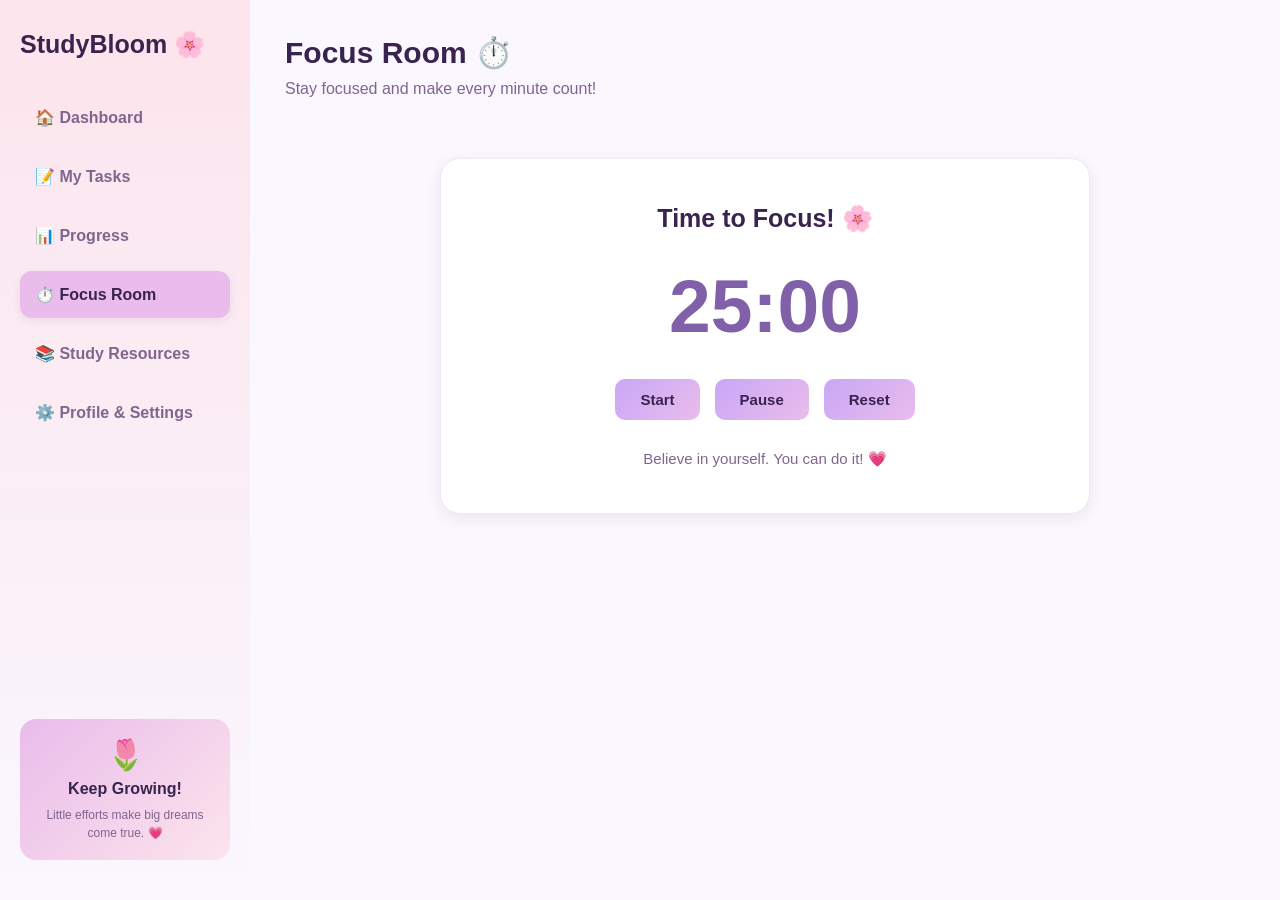
<file: focus.html>
<!DOCTYPE html>
<html lang="en">
<head>
    <meta charset="UTF-8">
    <meta name="viewport" content="width=device-width, initial-scale=1.0">
    <title>Focus Room - StudyBloom</title>
    <link rel="stylesheet" href="style.css">
</head>
<body>

    <div class="layout">

        <aside class="sidebar">
            <h2>StudyBloom 🌸</h2>

            <nav>
                <a href="index.html">🏠 Dashboard</a>
                <a href="tasks.html">📝 My Tasks</a>
                <a href="progress.html">📊 Progress</a>
                <a href="focus.html" class="active">⏱️ Focus Room</a>
                <a href="resources.html">📚 Study Resources</a>
                <a href="profile.html">⚙️ Profile & Settings</a>
            </nav>

            <div class="sidebar-footer">
                <div class="footer-flower">🌷</div>
                <h3>Keep Growing!</h3>
                <p>Little efforts make big dreams come true. 💗</p>
            </div>
        </aside>

        <main class="main-content">

            <div class="focus-header">
                <h1>Focus Room ⏱️</h1>
                <p>Stay focused and make every minute count!</p>
            </div>

            <div class="simple-focus-card">

                <h2>Time to Focus! 🌸</h2>

                <div id="focus-timer">25:00</div>

                <div class="focus-buttons">
                    <button id="focus-start">Start</button>
                    <button id="focus-pause">Pause</button>
                    <button id="focus-reset">Reset</button>
                </div>

                <p id="focus-message">
                    Believe in yourself. You can do it! 💗
                </p>

            </div>

        </main>
    </div>

    <script src="script.js"></script>

</body>
</html>
</file>
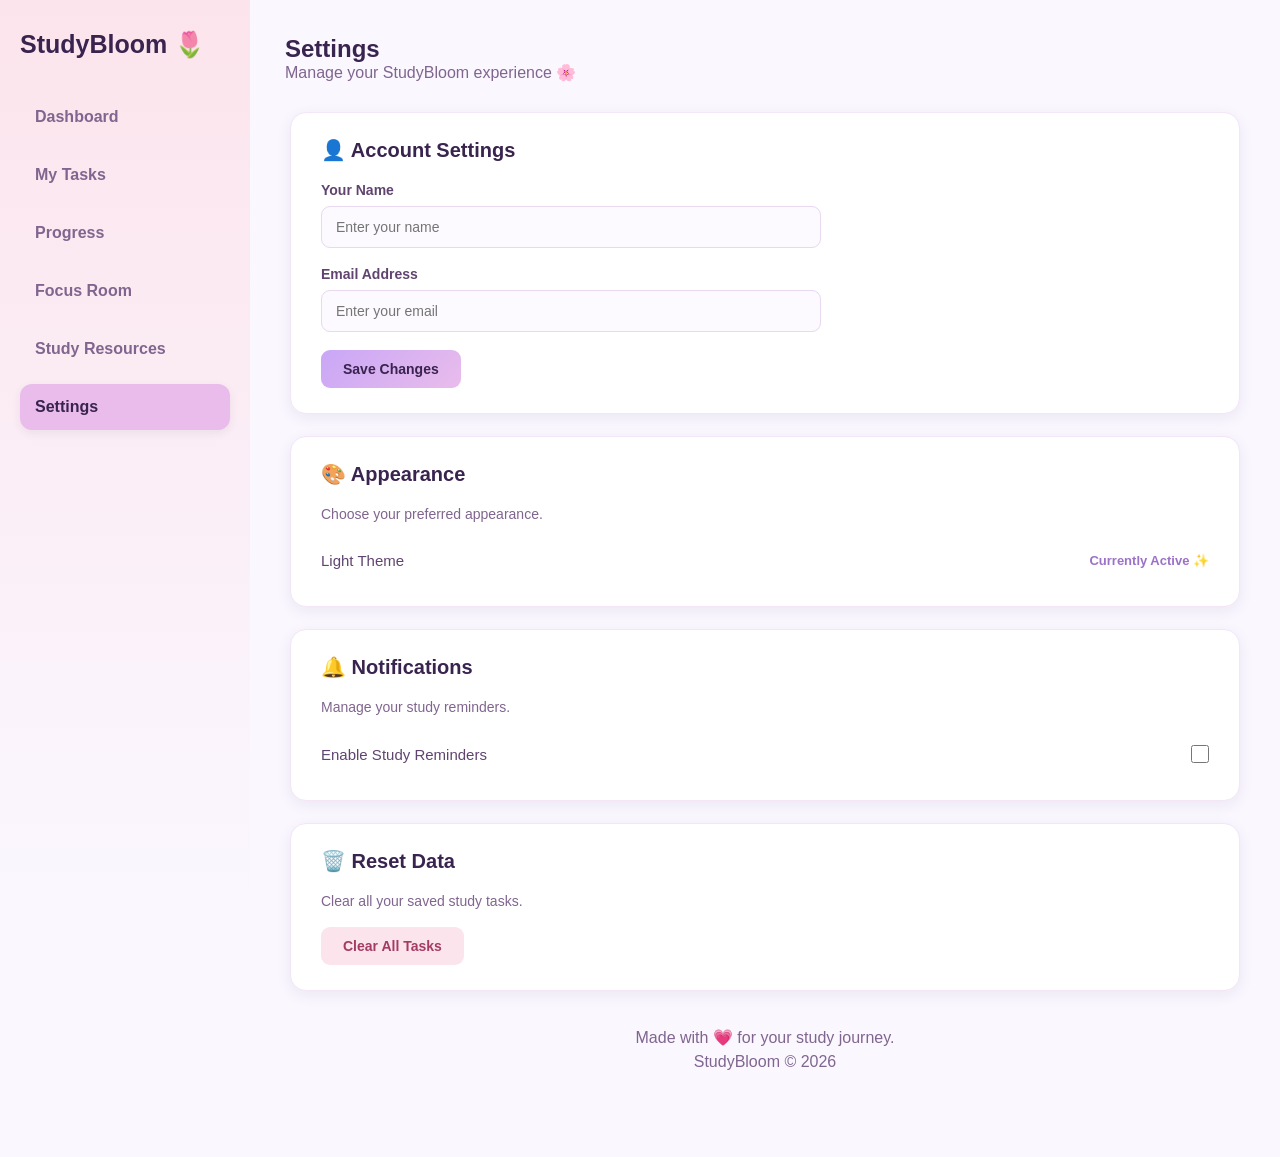
<file: profile.html>
<!DOCTYPE html>
<html lang="en">
<head>
    <meta charset="UTF-8">
    <meta name="viewport" content="width=device-width, initial-scale=1.0">
    <title>Settings | StudyBloom</title>
    <link rel="stylesheet" href="style.css">
</head>

<body>

<div class="layout">

    <aside class="sidebar">

        <h2>StudyBloom 🌷</h2>

        <nav>
            <a href="index.html">Dashboard</a>
            <a href="tasks.html">My Tasks</a>
            <a href="progress.html">Progress</a>
            <a href="focus.html">Focus Room</a>
            <a href="resources.html">Study Resources</a>
            <a href="profile.html" class="active">Settings</a>
        </nav>

    </aside>

    <main class="main-content">

        <div class="topbar">
            <div>
                <h2>Settings</h2>
                <p>Manage your StudyBloom experience 🌸</p>
            </div>
        </div>

        <section class="settings-container">

            <div class="settings-card">

                <h3>👤 Account Settings</h3>

                <div class="setting-field">
                    <label for="user-name">Your Name</label>
                    <input type="text" id="user-name" placeholder="Enter your name">
                </div>

                <div class="setting-field">
                    <label for="user-email">Email Address</label>
                    <input type="email" id="user-email" placeholder="Enter your email">
                </div>

                <button id="save-profile-btn">Save Changes</button>

            </div>


            <div class="settings-card">

                <h3>🎨 Appearance</h3>

                <p>Choose your preferred appearance.</p>

                <div class="setting-option">
                    <span>Light Theme</span>
                    <span class="theme-status">Currently Active ✨</span>
                </div>

            </div>


            <div class="settings-card">

                <h3>🔔 Notifications</h3>

                <p>Manage your study reminders.</p>

                <div class="setting-option">
                    <label for="notification-toggle">
                        Enable Study Reminders
                    </label>

                    <input type="checkbox" id="notification-toggle">
                </div>

            </div>


            <div class="settings-card">

                <h3>🗑️ Reset Data</h3>

                <p>Clear all your saved study tasks.</p>

                <button id="reset-data-btn" class="reset-btn">
                    Clear All Tasks
                </button>

            </div>

            <div class="settings-footer">
                <p>Made with 💗 for your study journey.</p>
                <p>StudyBloom © 2026</p>
            </div>

        </section>

    </main>

</div>

<script src="script.js"></script>

</body>
</html>
</file>
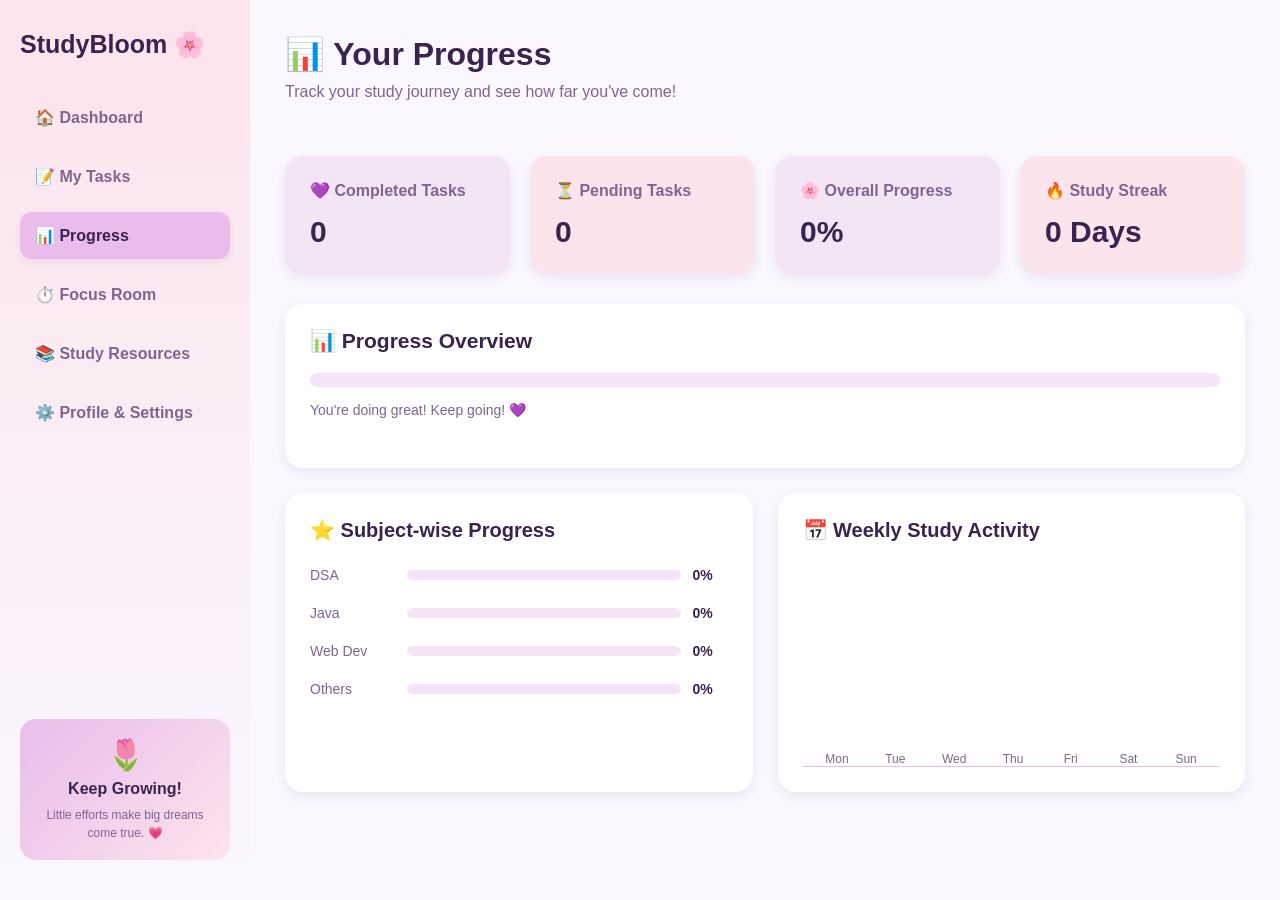
<file: progress.html>
<!DOCTYPE html>
<html lang="en">

<head>
    <meta charset="UTF-8">
    <meta name="viewport" content="width=device-width, initial-scale=1.0">

    <title>Progress - StudyBloom</title>

    <link rel="stylesheet" href="style.css">
</head>

<body>

    <div class="layout">

        <!-- Sidebar -->
        <aside class="sidebar">

            <h2>StudyBloom 🌸</h2>

            <nav>
                <a href="index.html">🏠 Dashboard</a>
                <a href="tasks.html">📝 My Tasks</a>
                <a href="progress.html" class="active">📊 Progress</a>
                <a href="focus.html">⏱️ Focus Room</a>
                <a href="resources.html">📚 Study Resources</a>
                <a href="profile.html">⚙️ Profile & Settings</a>
            </nav>

            <div class="sidebar-footer">
                <div class="footer-flower">🌷</div>

                <h3>Keep Growing!</h3>

                <p>Little efforts make big dreams come true. 💗</p>
            </div>

        </aside>


        <!-- Main Content -->
        <main class="main-content">

            <!-- Page Heading -->
            <div class="progress-header">

                <div>
                    <h1>📊 Your Progress</h1>

                    <p>Track your study journey and see how far you've come!</p>
                </div>

            </div>


            <!-- Summary Cards -->
            <div class="progress-stats">

                <div class="progress-card completed-stat">
                    <h3>💜 Completed Tasks</h3>
                    <h2 id="progress-completed">0</h2>
                </div>

                <div class="progress-card pending-stat">
                    <h3>⏳ Pending Tasks</h3>
                    <h2 id="progress-pending">0</h2>
                </div>

                <div class="progress-card overall-stat">
                    <h3>🌸 Overall Progress</h3>
                    <h2 id="overall-percentage">0%</h2>
                </div>

                <div class="progress-card streak-stat">
                    <h3>🔥 Study Streak</h3>
                    <h2 id="study-streak">0 Days</h2>
                </div>

            </div>


            <!-- Overall Progress -->
            <section class="progress-overview">

                <h2>📊 Progress Overview</h2>

                <div class="progress-bar-container">
                    <div class="progress-bar" id="overall-progress-bar"></div>
                </div>

                <p>You're doing great! Keep going! 💜</p>

            </section>


            <!-- Bottom Section -->
            <div class="progress-details">


                <!-- Subject Wise Progress -->
                <section class="subject-progress">

                    <h2>⭐ Subject-wise Progress</h2>

                    <div class="subject-row">

                        <span>DSA</span>

                        <div class="subject-bar">
                            <div class="subject-fill dsa-fill"
                                id="dsa-progress-bar"></div>
                        </div>

                        <strong id="dsa-progress-text">0%</strong>

                    </div>


                    <div class="subject-row">

                        <span>Java</span>

                        <div class="subject-bar">
                            <div class="subject-fill java-fill"
                                id="java-progress-bar"></div>
                        </div>

                        <strong id="java-progress-text">0%</strong>

                    </div>


                    <div class="subject-row">

                        <span>Web Dev</span>

                        <div class="subject-bar">
                            <div class="subject-fill web-fill"
                                id="web-progress-bar"></div>
                        </div>

                        <strong id="web-progress-text">0%</strong>

                    </div>


                    <div class="subject-row">

                        <span>Others</span>

                        <div class="subject-bar">
                            <div class="subject-fill others-fill"
                                id="others-progress-bar"></div>
                        </div>

                        <strong id="others-progress-text">0%</strong>

                    </div>

                </section>


                <!-- Weekly Study Activity -->
                <section class="weekly-activity">

                    <h2>📅 Weekly Study Activity</h2>

                    <div class="weekly-chart">

                        <div class="chart-bar">
                            <div class="bar mon-bar"></div>
                            <span>Mon</span>
                        </div>

                        <div class="chart-bar">
                            <div class="bar tue-bar"></div>
                            <span>Tue</span>
                        </div>

                        <div class="chart-bar">
                            <div class="bar wed-bar"></div>
                            <span>Wed</span>
                        </div>

                        <div class="chart-bar">
                            <div class="bar thu-bar"></div>
                            <span>Thu</span>
                        </div>

                        <div class="chart-bar">
                            <div class="bar fri-bar"></div>
                            <span>Fri</span>
                        </div>

                        <div class="chart-bar">
                            <div class="bar sat-bar"></div>
                            <span>Sat</span>
                        </div>

                        <div class="chart-bar">
                            <div class="bar sun-bar"></div>
                            <span>Sun</span>
                        </div>

                    </div>

                </section>

            </div>

        </main>

    </div>

    <script src="script.js"></script>

</body>
</html>
</file>
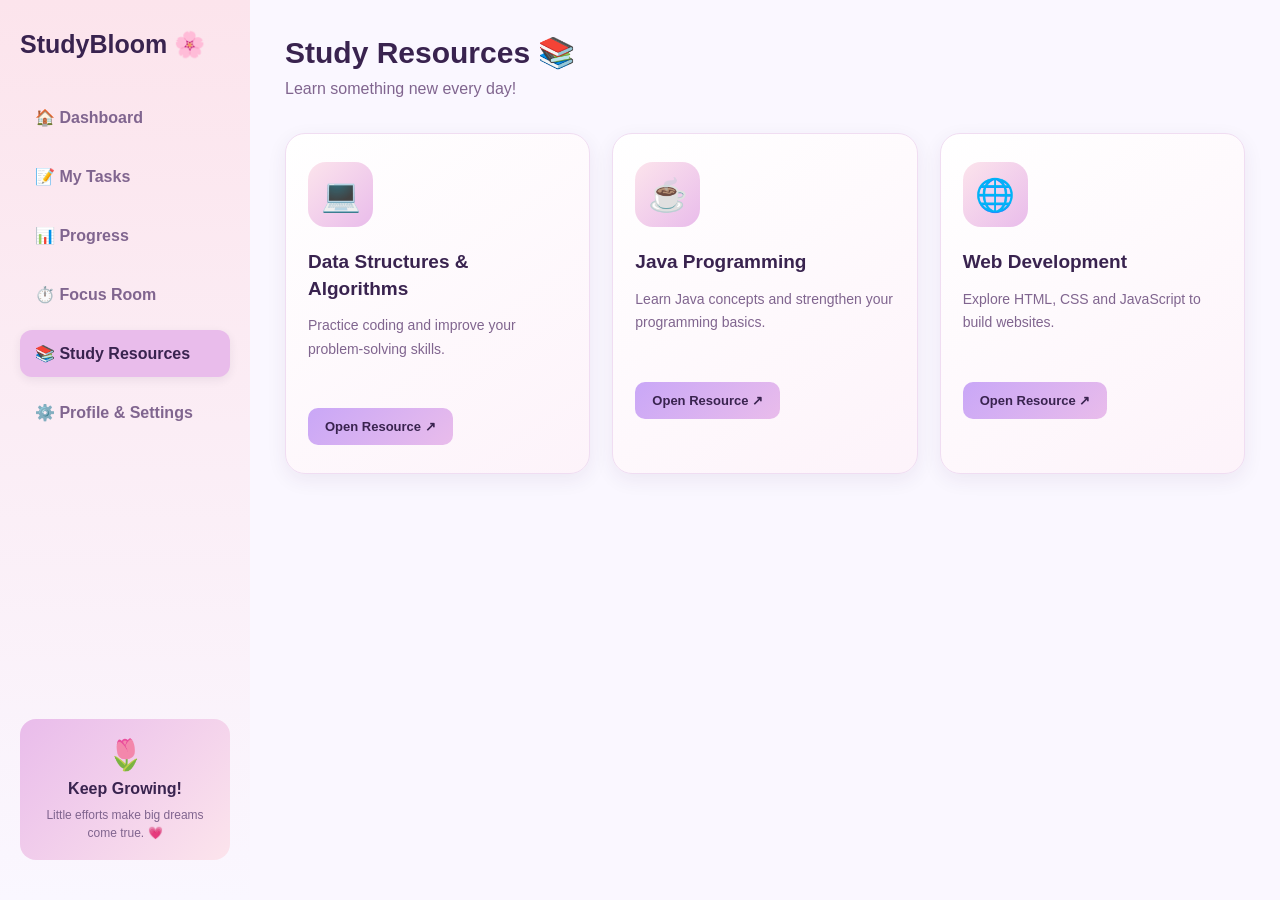
<file: resources.html>
<!DOCTYPE html>
<html lang="en">
<head>
    <meta charset="UTF-8">
    <meta name="viewport" content="width=device-width, initial-scale=1.0">
    <title>Study Resources - StudyBloom</title>
    <link rel="stylesheet" href="style.css">
</head>
<body>

    <div class="layout">

        <aside class="sidebar">
            <h2>StudyBloom 🌸</h2>

            <nav>
                <a href="index.html">🏠 Dashboard</a>
                <a href="tasks.html">📝 My Tasks</a>
                <a href="progress.html">📊 Progress</a>
                <a href="focus.html">⏱️ Focus Room</a>
                <a href="resources.html" class="active">📚 Study Resources</a>
                <a href="profile.html">⚙️ Profile & Settings</a>
            </nav>

            <div class="sidebar-footer">
                <div class="footer-flower">🌷</div>
                <h3>Keep Growing!</h3>
                <p>Little efforts make big dreams come true. 💗</p>
            </div>
        </aside>

        <main class="main-content">

            <div class="resources-header">
                <h1>Study Resources 📚</h1>
                <p>Learn something new every day!</p>
            </div>

            <div class="resources-container">

                <div class="resource-card">
                    <div class="resource-icon">💻</div>
                    <h2>Data Structures & Algorithms</h2>
                    <p>Practice coding and improve your problem-solving skills.</p>
                    <a href="https://takeuforward.org/strivers-a2z-dsa-course/strivers-a2z-dsa-course-sheet-2/" target="_blank" rel="noopener noreferrer">Open Resource ↗</a>
                </div>

                <div class="resource-card">
                    <div class="resource-icon">☕</div>
                    <h2>Java Programming</h2>
                    <p>Learn Java concepts and strengthen your programming basics.</p>
                    <a href="https://dev.java/learn/" target="_blank" rel="noopener noreferrer">Open Resource ↗</a>
                </div>

                <div class="resource-card">
                    <div class="resource-icon">🌐</div>
                    <h2>Web Development</h2>
                    <p>Explore HTML, CSS and JavaScript to build websites.</p>
                    <a href="https://developer.mozilla.org/en-US/docs/Learn_web_development" target="_blank" rel="noopener noreferrer">Open Resource ↗</a>
                </div>

            </div>

        </main>
    </div>

    <script src="script.js"></script>

</body>
</html>
</file>
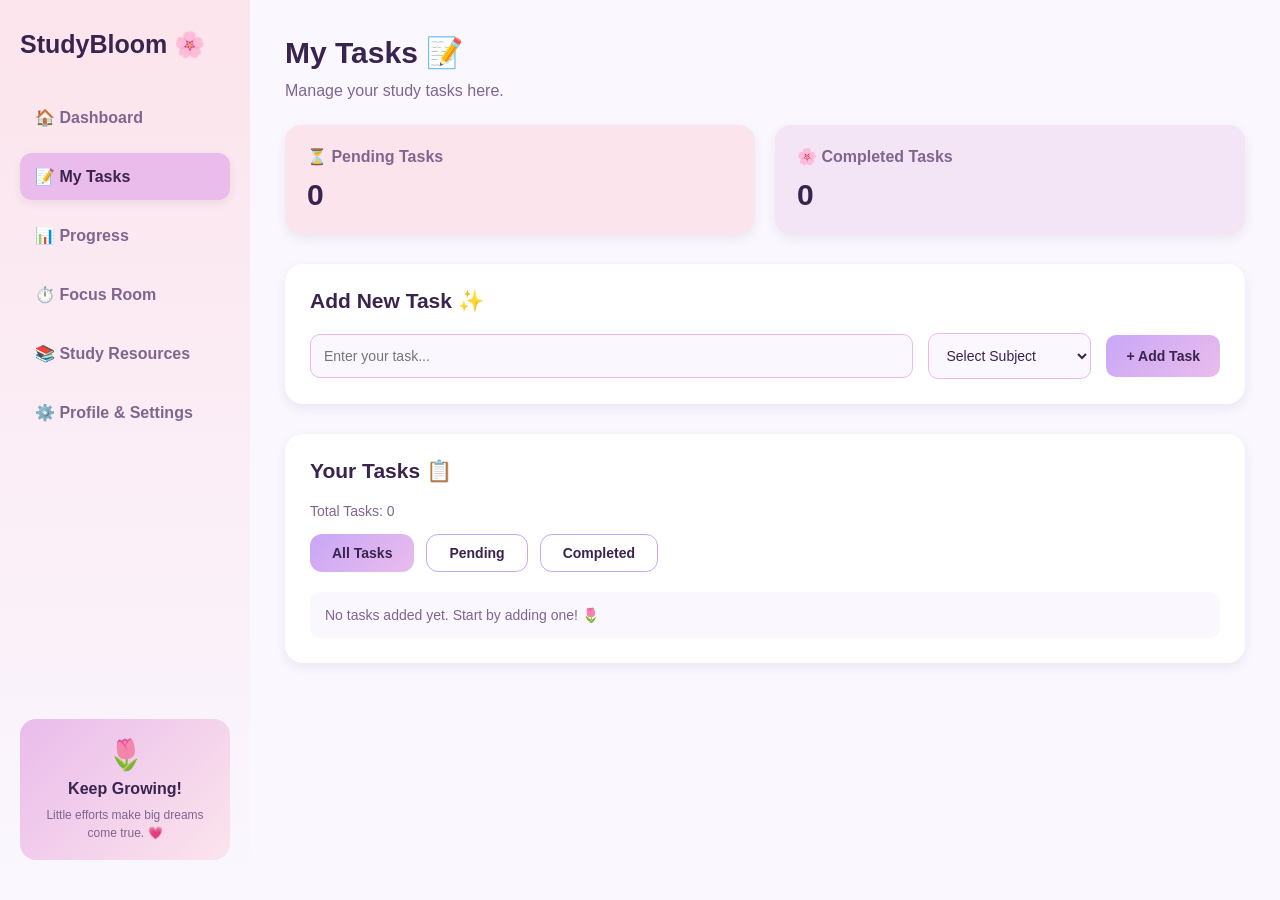
<file: tasks.html>
<!DOCTYPE html>
<html lang="en">

<head>
    <meta charset="UTF-8">
    <meta name="viewport" content="width=device-width, initial-scale=1.0">

    <title>My Tasks - StudyBloom</title>

    <link rel="stylesheet" href="style.css">
</head>

<body>

    <div class="layout">

        <!-- Sidebar -->
        <aside class="sidebar">

            <h2>StudyBloom 🌸</h2>

            <nav>
                <a href="index.html">🏠 Dashboard</a>
                <a href="tasks.html" class="active">📝 My Tasks</a>
                <a href="progress.html">📊 Progress</a>
                <a href="focus.html">⏱️ Focus Room</a>
                <a href="resources.html">📚 Study Resources</a>
                <a href="profile.html">⚙️ Profile & Settings</a>
            </nav>

            <div class="sidebar-footer">
                <div class="footer-flower">🌷</div>
                <h3>Keep Growing!</h3>
                <p>Little efforts make big dreams come true. 💗</p>
            </div>

        </aside>

        <!-- Main Content -->
        <main class="main-content">

            <h1>My Tasks 📝</h1>
            <p>Manage your study tasks here.</p>
            <!-- Task Summary Cards -->
<div class="task-summary">

    <div class="summary-card pending-card">
        <h3>⏳ Pending Tasks</h3>
        <h2 id="pending-count">0</h2>
    </div>

    <div class="summary-card completed-card">
        <h3>🌸 Completed Tasks</h3>
        <h2 id="completed-count">0</h2>
    </div>

</div>
        
            <div class="task-input-card">
                <h2>Add New Task ✨</h2>
                <div class="task-form">

        <input
            type="text"
            id="task-input"
            placeholder="Enter your task..."
        >

        <select id="subject-input">
            <option value="">Select Subject</option>
            <option value="DSA">DSA</option>
            <option value="Web Development">Web Development</option>
            <option value="Java">Java</option>
            <option value="English">English</option>
            <option value="Project">Project</option>
        </select>

        <button id="add-task-btn">+ Add Task</button>

    </div>

            </div>
            <!-- Your Tasks Section -->
<div class="task-list-card">
    <h2>Your Tasks 📋</h2>
    <p id="task-count">Total Tasks: 0</p>
    <div class="task-filters">
    <button class="filter-btn active" data-filter="all">All Tasks</button>
    <button class="filter-btn" data-filter="pending">Pending</button>
    <button class="filter-btn" data-filter="completed">Completed</button>
</div>

    <ul id="task-list">
        <li>No tasks added yet. Start by adding one! 🌷</li>
    </ul>
</div>

        </main>

    </div>
<script src="script.js"></script>

</body>
</html>
</file>
<file: style.css>
* {
    margin: 0;
    padding: 0;
    box-sizing: border-box;
}

body {
    background-color: #FAF7FF;
    font-family: Arial, Helvetica, sans-serif;
    color: #39234F;
}

.layout {
    display: flex;
    min-height: 100vh;
    align-items: flex-start;
}

/* Sidebar */

.sidebar {
    width: 250px;
    min-width: 250px;
    height: 100vh;
    position: sticky;
    top: 0;
    align-self: flex-start;
    overflow-y: auto;
    overflow-x: hidden;
    background: linear-gradient(180deg, #FCE4EC, #FAF7FF);
    padding: 30px 20px;
    display: flex;
    flex-direction: column;
}

.sidebar::-webkit-scrollbar {
    width: 5px;
}

.sidebar::-webkit-scrollbar-thumb {
    background: #C9A7F7;
    border-radius: 10px;
}

.sidebar::-webkit-scrollbar-track {
    background: #FAF7FF;
}

.sidebar h2 {
    color: #39234F;
    font-size: 25px;
    margin-bottom: 35px;
}

.sidebar nav {
    display: flex;
    flex-direction: column;
    gap: 12px;
}

.sidebar nav a {
    text-decoration: none;
    color: #80658F;
    font-size: 16px;
    font-weight: 600;
    padding: 14px 15px;
    border-radius: 12px;
    transition: 0.3s ease;
}

.sidebar nav a.active {
    background-color: #E9BCEB;
    color: #39234F;
    box-shadow: 0 3px 10px rgba(57, 35, 79, 0.08);
}

.sidebar nav a:hover {
    background-color: #E9BCEB;
    color: #39234F;
    transform: translateX(4px);
}

/* Sidebar Bottom Card */

.sidebar-footer {
    margin-top: auto;
    background: linear-gradient(135deg, #E9BCEB, #FCE4EC);
    padding: 18px 15px;
    border-radius: 16px;
    text-align: center;
    margin-bottom: 10px;
}

.footer-flower {
    font-size: 30px;
    margin-bottom: 8px;
}

.sidebar-footer h3 {
    color: #39234F;
    font-size: 16px;
    margin-bottom: 8px;
}

.sidebar-footer p {
    color: #80658F;
    font-size: 12px;
    line-height: 1.5;
    margin: 0;
}

/* Main Content */

.main-content {
    flex: 1;
    min-width: 0;
    padding: 35px;
}

.main-content h1 {
    font-size: 30px;
    color: #39234F;
    margin-bottom: 12px;
}

.main-content p {
    font-size: 16px;
    color: #80658F;
    margin-bottom: 25px;
}

/* Dashboard Header */

.dashboard-header {
    width: 100%;
    display: flex;
    justify-content: space-between;
    align-items: center;
    gap: 20px;
    margin-bottom: 30px;
}

.welcome-section {
    flex: 1;
    min-width: 0;
}

.welcome-section h1 {
    font-size: 30px;
    color: #39234F;
    margin-bottom: 12px;
}

.welcome-section p {
    font-size: 16px;
    color: #80658F;
    margin-bottom: 0;
}

/* Profile Area */

.profile-area {
    display: flex;
    align-items: center;
    gap: 12px;
    color: #39234F;
    font-size: 15px;
    font-weight: 600;
    white-space: nowrap;
}

.profile-icon {
    width: 43px;
    height: 43px;
    flex-shrink: 0;
    border-radius: 50%;
    background: linear-gradient(135deg, #E9BCEB, #C9A7F7);
    display: flex;
    justify-content: center;
    align-items: center;
    font-size: 21px;
    cursor: pointer;
    border: 2px solid white;
    box-shadow: 0 3px 10px rgba(57, 35, 79, 0.12);
    transition: 0.3s;
    text-decoration: none;
    color: #39234F;
}

.profile-icon:hover {
    transform: scale(1.08);
    box-shadow: 0 4px 12px rgba(57, 35, 79, 0.18);
}

/* Dashboard Statistics */

.stats-container {
    display: grid;
    grid-template-columns: repeat(4, 1fr);
    gap: 20px;
    margin-top: 25px;
    width: 100%;
}

.stat-card {
    background-color: white;
    padding: 22px;
    border-radius: 15px;
    box-shadow: 0 4px 12px rgba(57, 35, 79, 0.08);
    min-width: 0;
}

.stat-card h3 {
    font-size: 18px;
    color: #80658F;
    margin-bottom: 8px;
}

.card-icon {
    width: 45px;
    height: 45px;
    background-color: #FCE4EC;
    border-radius: 50%;
    display: flex;
    align-items: center;
    justify-content: center;
    font-size: 22px;
    margin-bottom: 15px;
}

.stat-card h2 {
    font-size: 28px;
    color: #39234F;
    font-weight: bold;
    margin-top: 5px;
}

/* Motivation Card */

.motivation-card {
    background: linear-gradient(135deg, #FCE4EC, #E9BCEB);
    padding: 15px 25px 0 35px;
    border-radius: 20px;
    margin-top: 30px;
    min-height: 240px;
    display: flex;
    align-items: center;
    justify-content: space-between;
    gap: 20px;
    overflow: hidden;
}

.motivation-card h2 {
    color: #39234F;
    font-size: 24px;
    margin-bottom: 10px;
}

.motivation-card p {
    color: #80658F;
    font-size: 15px;
    margin-bottom: 0;
}

.motivation-image {
    height: 240px;
    width: 220px;
    object-fit: contain;
    object-position: bottom;
    border: none;
    border-radius: 0;
    background: transparent;
    flex-shrink: 0;
}

/* Today's Focus Card */

.focus-card {
    background-color: white;
    padding: 25px;
    border-radius: 18px;
    margin-top: 25px;
    box-shadow: 0 4px 12px rgba(57, 35, 79, 0.08);
}

.focus-card h2 {
    color: #39234F;
    font-size: 21px;
    margin-bottom: 18px;
}

.focus-card h3 {
    color: #39234F;
    font-size: 26px;
    margin-bottom: 15px;
}

.focus-card .progress-bar {
    width: 100%;
    height: 10px;
    background-color: #FCE4EC;
    border-radius: 20px;
    overflow: hidden;
}

.focus-card .progress-fill {
    width: 60%;
    height: 100%;
    background: linear-gradient(90deg, #C9A7F7, #E9BCEB);
    border-radius: 20px;
}

.focus-card p {
    color: #80658F;
    font-size: 14px;
    margin-top: 15px;
    margin-bottom: 0;
}

/* Task Input Card */

.task-input-card {
    background-color: white;
    padding: 25px;
    border-radius: 18px;
    margin-top: 30px;
    box-shadow: 0 4px 12px rgba(57, 35, 79, 0.08);
}

.task-input-card h2 {
    color: #39234F;
    font-size: 21px;
    margin-bottom: 20px;
}

.task-form {
    display: flex;
    gap: 15px;
    align-items: center;
}

.task-form input {
    flex: 1;
}

.task-form input,
.task-form select {
    padding: 13px;
    border: 1px solid #E9BCEB;
    border-radius: 10px;
    font-size: 14px;
    outline: none;
    color: #39234F;
    background-color: #FAF7FF;
}

.task-form input:focus,
.task-form select:focus {
    border-color: #C9A7F7;
}

.task-form button {
    padding: 13px 20px;
    background: linear-gradient(135deg, #C9A7F7, #E9BCEB);
    color: #39234F;
    border: none;
    border-radius: 10px;
    font-size: 14px;
    font-weight: bold;
    cursor: pointer;
    transition: 0.3s;
}

.task-form button:hover {
    transform: translateY(-2px);
    box-shadow: 0 4px 10px rgba(57, 35, 79, 0.12);
}

/* Task List */

.task-list-card {
    background-color: white;
    padding: 25px;
    border-radius: 18px;
    margin-top: 30px;
    box-shadow: 0 4px 12px rgba(57, 35, 79, 0.08);
}

.task-list-card h2 {
    color: #39234F;
    font-size: 21px;
    margin-bottom: 20px;
}

#task-list {
    list-style: none;
    padding: 0;
}

#task-list li {
    background-color: #FAF7FF;
    padding: 15px;
    border-radius: 10px;
    color: #80658F;
    font-size: 14px;
    display: flex;
    align-items: center;
    gap: 8px;
}

#task-count {
    color: #80658F;
    font-size: 14px;
    margin-bottom: 15px;
}

.completed strong,
.completed span {
    text-decoration: line-through;
    opacity: 0.5;
}

/* Task Buttons */

.task-actions {
    display: flex;
    align-items: center;
    gap: 10px;
    margin-left: auto;
}

.complete-btn,
.delete-btn {
    padding: 8px 12px;
    border: none;
    border-radius: 8px;
    cursor: pointer;
    font-weight: bold;
}

.complete-btn {
    background-color: #E9BCEB;
    color: #39234F;
}

.delete-btn {
    background-color: #FCE4EC;
    color: #39234F;
    font-size: 13px;
    margin-left: 0;
    transition: 0.3s ease;
}

.delete-btn:hover {
    background-color: #E9BCEB;
    transform: translateY(-2px);
}

/* Task Filters */

.task-filters {
    display: flex;
    gap: 12px;
    margin-bottom: 20px;
}

.filter-btn {
    padding: 10px 22px;
    border: 1px solid #C9A7F7;
    border-radius: 12px;
    background-color: white;
    color: #39234F;
    font-size: 14px;
    font-weight: bold;
    cursor: pointer;
    transition: 0.3s ease;
}

.filter-btn:hover {
    background-color: #FCE4EC;
}

.filter-btn.active {
    background: linear-gradient(135deg, #C9A7F7, #E9BCEB);
    border: none;
    color: #39234F;
}

/* Task Summary */

.task-summary {
    display: flex;
    gap: 20px;
    margin-top: 25px;
}

.summary-card {
    flex: 1;
    padding: 22px;
    border-radius: 16px;
    box-shadow: 0 4px 12px rgba(57, 35, 79, 0.08);
}

.pending-card {
    background: #FCE4EC;
}

.completed-card {
    background: #F3E5F5;
}

.summary-card h3 {
    color: #80658F;
    font-size: 16px;
    margin-bottom: 12px;
}

.summary-card h2 {
    color: #39234F;
    font-size: 30px;
}

/* Subject Badge */

.subject-badge {
    display: inline-block;
    background: linear-gradient(135deg, #E9BCEB, #F3E5F5);
    color: #39234F;
    padding: 7px 14px;
    border-radius: 20px;
    font-size: 13px;
    font-weight: bold;
    margin-left: 10px;
}

/* Progress Header */

.progress-header {
    display: flex;
    justify-content: space-between;
    align-items: center;
    margin-bottom: 30px;
}

.progress-header h1 {
    color: #39234F;
    font-size: 32px;
    margin-bottom: 10px;
}

.progress-header p {
    color: #80658F;
    font-size: 16px;
}

/* Progress Statistics */

.progress-stats {
    display: grid;
    grid-template-columns: repeat(4, 1fr);
    gap: 20px;
    margin-bottom: 30px;
}

.progress-card {
    padding: 25px;
    border-radius: 18px;
    box-shadow: 0 4px 12px rgba(57, 35, 79, 0.08);
}

.progress-card h3 {
    color: #80658F;
    font-size: 16px;
    margin-bottom: 15px;
}

.progress-card h2 {
    color: #39234F;
    font-size: 30px;
}

.completed-stat,
.overall-stat {
    background: #F3E5F5;
}

.pending-stat,
.streak-stat {
    background: #FCE4EC;
}

/* Overall Progress */

.progress-overview {
    background-color: white;
    padding: 25px;
    border-radius: 18px;
    margin-bottom: 25px;
    box-shadow: 0 4px 12px rgba(57, 35, 79, 0.08);
}

.progress-overview h2 {
    color: #39234F;
    font-size: 21px;
    margin-bottom: 20px;
}

.progress-bar-container {
    width: 100%;
    height: 14px;
    background-color: #F3E5F5;
    border-radius: 20px;
    overflow: hidden;
}

.progress-bar-container .progress-bar {
    width: 0%;
    height: 100%;
    background: linear-gradient(90deg, #C9A7F7, #E9BCEB);
    border-radius: 20px;
    transition: width 0.5s ease;
}

.progress-overview p {
    color: #80658F;
    font-size: 14px;
    margin-top: 15px;
}

/* Progress Details */

.progress-details {
    display: grid;
    grid-template-columns: 1fr 1fr;
    gap: 25px;
    margin-bottom: 30px;
}

.subject-progress,
.weekly-activity {
    background-color: white;
    padding: 25px;
    border-radius: 18px;
    box-shadow: 0 4px 12px rgba(57, 35, 79, 0.08);
}

.subject-progress h2,
.weekly-activity h2 {
    color: #39234F;
    font-size: 20px;
    margin-bottom: 25px;
}

/* Subject Rows */

.subject-row {
    display: flex;
    align-items: center;
    gap: 12px;
    margin-bottom: 22px;
    color: #80658F;
    font-size: 14px;
}

.subject-row span {
    width: 85px;
}

.subject-row strong {
    width: 35px;
    color: #39234F;
}

.subject-bar {
    flex: 1;
    height: 10px;
    background-color: #F3E5F5;
    border-radius: 20px;
    overflow: hidden;
}

.subject-fill {
    height: 100%;
    border-radius: 20px;
    width: 0%;
}

.dsa-fill {
    background: #C9A7F7;
}

.java-fill {
    background: #E9BCEB;
}

.web-fill {
    background: #F2B8CB;
}

.others-fill {
    background: #D8C4F5;
}

/* Weekly Activity */

.weekly-chart {
    height: 200px;
    display: flex;
    align-items: flex-end;
    justify-content: space-around;
    border-bottom: 1px solid #E9BCEB;
    padding: 15px 5px 0;
}

.chart-bar {
    height: 100%;
    display: flex;
    flex-direction: column;
    align-items: center;
    justify-content: flex-end;
    gap: 10px;
    color: #80658F;
    font-size: 12px;
}

.bar {
    width: 22px;
    height: 0%;
    background: linear-gradient(180deg, #C9A7F7, #E9BCEB);
    border-radius: 8px 8px 0 0;
}

/* Settings Page */

.settings-container {
    max-width: 950px;
    margin: 30px auto;
    display: flex;
    flex-direction: column;
    gap: 22px;
}

.settings-card {
    background: #FFFFFF;
    padding: 25px 30px;
    border-radius: 16px;
    box-shadow: 0 4px 15px rgba(57, 35, 79, 0.07);
    border: 1px solid #F2E6F7;
}

.settings-card h3 {
    color: #39234F;
    font-size: 20px;
    margin-bottom: 20px;
}

.settings-card p {
    color: #80658F;
    font-size: 14px;
    margin-bottom: 18px;
}

.setting-field {
    display: flex;
    flex-direction: column;
    margin-bottom: 18px;
}

.setting-field label {
    color: #60446F;
    font-size: 14px;
    margin-bottom: 8px;
    font-weight: 600;
}

.setting-field input {
    width: 100%;
    max-width: 500px;
    padding: 12px 14px;
    border: 1px solid #E8D8F0;
    border-radius: 9px;
    outline: none;
    background: #FCF9FF;
    color: #39234F;
    font-size: 14px;
}

.setting-field input:focus {
    border-color: #C9A7F7;
    box-shadow: 0 0 5px rgba(201, 167, 247, 0.3);
}

.settings-card button {
    padding: 11px 22px;
    border: none;
    border-radius: 9px;
    background: linear-gradient(135deg, #C9A7F7, #E9BCEB);
    color: #39234F;
    font-size: 14px;
    font-weight: 600;
    cursor: pointer;
    transition: 0.3s;
}

.settings-card button:hover {
    transform: translateY(-2px);
    box-shadow: 0 4px 10px rgba(201, 167, 247, 0.3);
}

.setting-option {
    display: flex;
    align-items: center;
    justify-content: space-between;
    gap: 15px;
    color: #60446F;
    font-size: 15px;
    padding: 12px 0;
}

.theme-status {
    color: #9B72C7;
    font-size: 13px;
    font-weight: 600;
}

.setting-option input[type="checkbox"] {
    width: 18px;
    height: 18px;
    accent-color: #C9A7F7;
    cursor: pointer;
}

.settings-card .reset-btn {
    background: #FCE4EC;
    color: #A33C62;
}

.settings-card .reset-btn:hover {
    background: #F8D1DF;
}

.settings-footer {
    text-align: center;
    padding: 15px;
    color: #9B82A8;
    font-size: 13px;
}

.settings-footer p {
    margin-bottom: 6px;
}

/* Responsive Design */

@media (max-width: 1000px) {
    .stats-container,
    .progress-stats {
        grid-template-columns: repeat(2, 1fr);
    }

    .progress-details {
        grid-template-columns: 1fr;
    }
}

@media (max-width: 768px) {
    .layout {
        flex-direction: column;
    }

    .sidebar {
        position: relative;
        top: auto;
        width: 100%;
        min-width: 0;
        height: auto;
        overflow: visible;
        padding: 20px;
    }

    .sidebar h2 {
        margin-bottom: 20px;
    }

    .sidebar-footer {
        margin-top: 20px;
    }

    .main-content {
        padding: 20px;
    }

    .settings-container {
        margin: 20px 10px;
    }

    .settings-card {
        padding: 20px;
    }

    .setting-option {
        flex-wrap: wrap;
    }
}

@media (max-width: 600px) {
    .dashboard-header {
        flex-wrap: wrap;
    }

    .profile-area {
        margin-left: auto;
    }

    .stats-container,
    .progress-stats {
        grid-template-columns: 1fr;
    }

    .progress-header h1 {
        font-size: 25px;
    }

    .progress-card {
        padding: 20px;
    }

    .progress-overview,
    .subject-progress,
    .weekly-activity {
        padding: 18px;
    }

    .subject-row {
        gap: 8px;
    }

    .subject-row span {
        width: 75px;
    }

    .task-form {
        flex-direction: column;
        align-items: stretch;
    }

    .task-summary {
        flex-direction: column;
    }

    .motivation-card {
        padding: 20px;
        flex-wrap: wrap;
    }

    .motivation-image {
        max-width: 100%;
    }

    .task-filters {
        flex-wrap: wrap;
    }
}

/* Focus Room */

.focus-header {
    margin-bottom: 30px;
}

.focus-header h1 {
    color: #39234F;
    font-size: 30px;
    margin-bottom: 10px;
}

.focus-header p {
    color: #80658F;
    font-size: 16px;
}

.simple-focus-card {
    max-width: 650px;
    margin: 60px auto;
    padding: 45px 30px;
    background: white;
    border-radius: 20px;
    text-align: center;
    box-shadow: 0 4px 15px rgba(57, 35, 79, 0.08);
    border: 1px solid #F2E6F7;
}

.simple-focus-card h2 {
    color: #39234F;
    font-size: 25px;
    margin-bottom: 30px;
}

#focus-timer {
    font-size: 75px;
    font-weight: bold;
    color: #8060A8;
    margin-bottom: 30px;
}

.focus-buttons {
    display: flex;
    justify-content: center;
    gap: 15px;
    flex-wrap: wrap;
}

.focus-buttons button {
    padding: 12px 25px;
    border: none;
    border-radius: 10px;
    background: linear-gradient(135deg, #C9A7F7, #E9BCEB);
    color: #39234F;
    font-size: 15px;
    font-weight: bold;
    cursor: pointer;
    transition: 0.3s;
}

.focus-buttons button:hover {
    transform: translateY(-3px);
    box-shadow: 0 4px 10px rgba(57, 35, 79, 0.12);
}

#focus-message {
    color: #80658F;
    font-size: 15px;
    margin-top: 30px;
    margin-bottom: 0;
}

@media (max-width: 600px) {
    .simple-focus-card {
        margin: 30px auto;
        padding: 35px 15px;
    }

    #focus-timer {
        font-size: 60px;
    }
}

.resources-header {
    margin-bottom: 35px;
}

.resources-header h1 {
    color: #39234F;
    font-size: 30px;
    margin-bottom: 10px;
}

.resources-header p {
    color: #80658F;
    font-size: 16px;
}

.resources-container {
    display: grid;
    grid-template-columns: repeat(3, minmax(0, 1fr));
    gap: 22px;
    width: 100%;
}

.resource-card {
    background: linear-gradient(145deg, #FFFFFF, #FDF3FA);
    padding: 28px 22px;
    border-radius: 20px;
    border: 1px solid #F0DDF2;
    box-shadow: 0 6px 20px rgba(57, 35, 79, 0.07);
    transition: 0.3s ease;
}

.resource-card:hover {
    transform: translateY(-7px);
    box-shadow: 0 12px 25px rgba(57, 35, 79, 0.13);
}

.resource-icon {
    width: 65px;
    height: 65px;
    display: flex;
    align-items: center;
    justify-content: center;
    font-size: 32px;
    background: linear-gradient(135deg, #FCE4EC, #E9BCEB);
    border-radius: 18px;
    margin-bottom: 22px;
}

.resource-card h2 {
    color: #39234F;
    font-size: 19px;
    margin-bottom: 12px;
    line-height: 1.4;
}

.resource-card p {
    color: #80658F;
    font-size: 14px;
    line-height: 1.7;
    margin-bottom: 22px;
    min-height: 72px;
}

.resource-card a {
    display: inline-block;
    text-decoration: none;
    color: #39234F;
    background: linear-gradient(135deg, #C9A7F7, #E9BCEB);
    padding: 11px 17px;
    border-radius: 10px;
    font-size: 13px;
    font-weight: bold;
    transition: 0.3s;
}

.resource-card a:hover {
    background: linear-gradient(135deg, #B78CEB, #E5A9DF);
    transform: translateY(-2px);
}

@media (max-width: 1000px) {
    .resources-container {
        grid-template-columns: repeat(2, minmax(0, 1fr));
    }
}

@media (max-width: 600px) {
    .resources-container {
        grid-template-columns: 1fr;
    }
}

@media (max-width: 768px) {

    .layout {
        flex-direction: column;
    }

    .sidebar {
        position: relative;
        width: 100%;
        min-width: 0;
        height: auto;
        overflow: visible;
        padding: 20px;
    }

    .sidebar nav {
        display: flex;
        flex-wrap: wrap;
        gap: 8px;
    }

    .sidebar nav a {
        font-size: 13px;
        padding: 10px;
    }

    .sidebar-footer {
        display: none;
    }

    .main-content {
        width: 100%;
        padding: 20px;
    }

    .resources-container {
        grid-template-columns: 1fr;
    }

    .stats-container,
    .progress-container {
        grid-template-columns: 1fr;
    }

    .dashboard-header {
        flex-wrap: wrap;
        gap: 15px;
    }

    .simple-focus-card {
        margin: 25px auto;
        padding: 30px 15px;
    }
}

@media (max-width: 480px) {

    .main-content {
        padding: 15px;
    }

    .resources-header h1,
    .focus-header h1 {
        font-size: 24px;
    }

    #focus-timer {
        font-size: 50px;
    }

    .resource-card {
        padding: 22px;
    }
}
</file>
